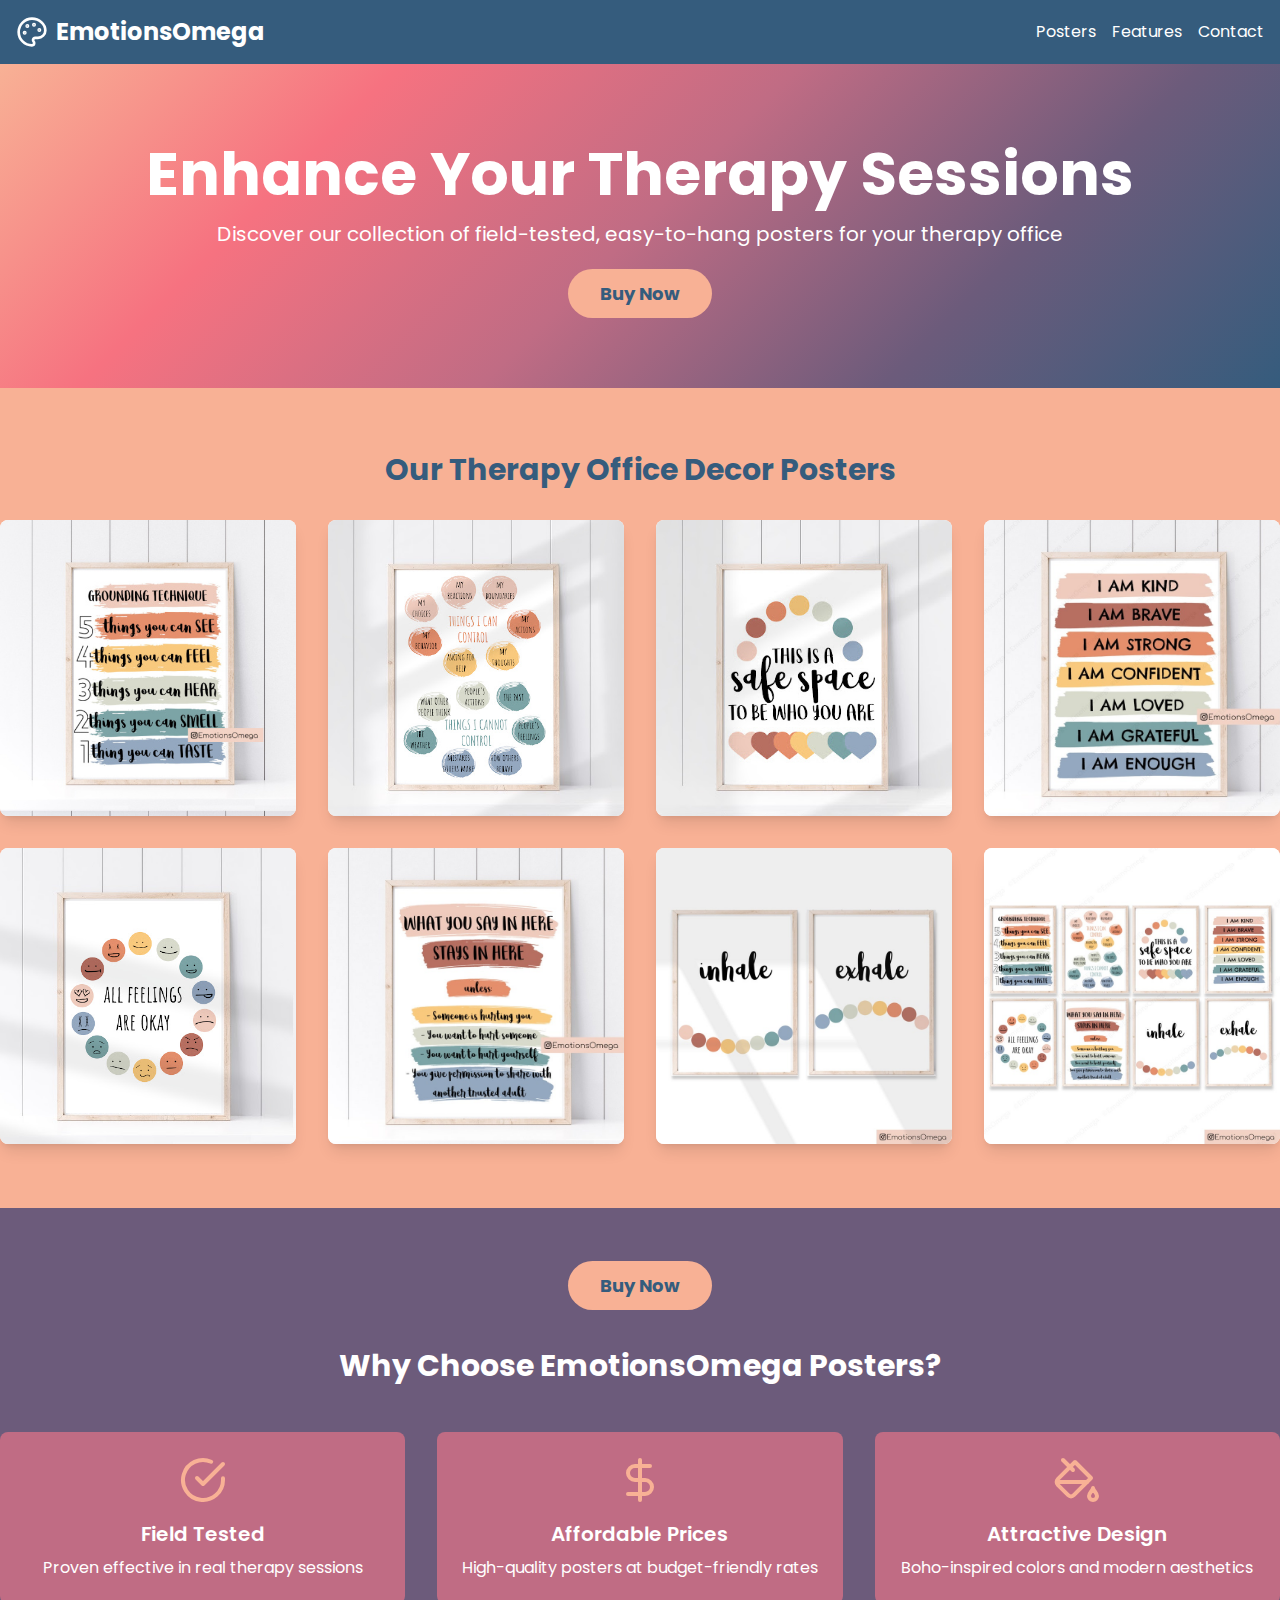
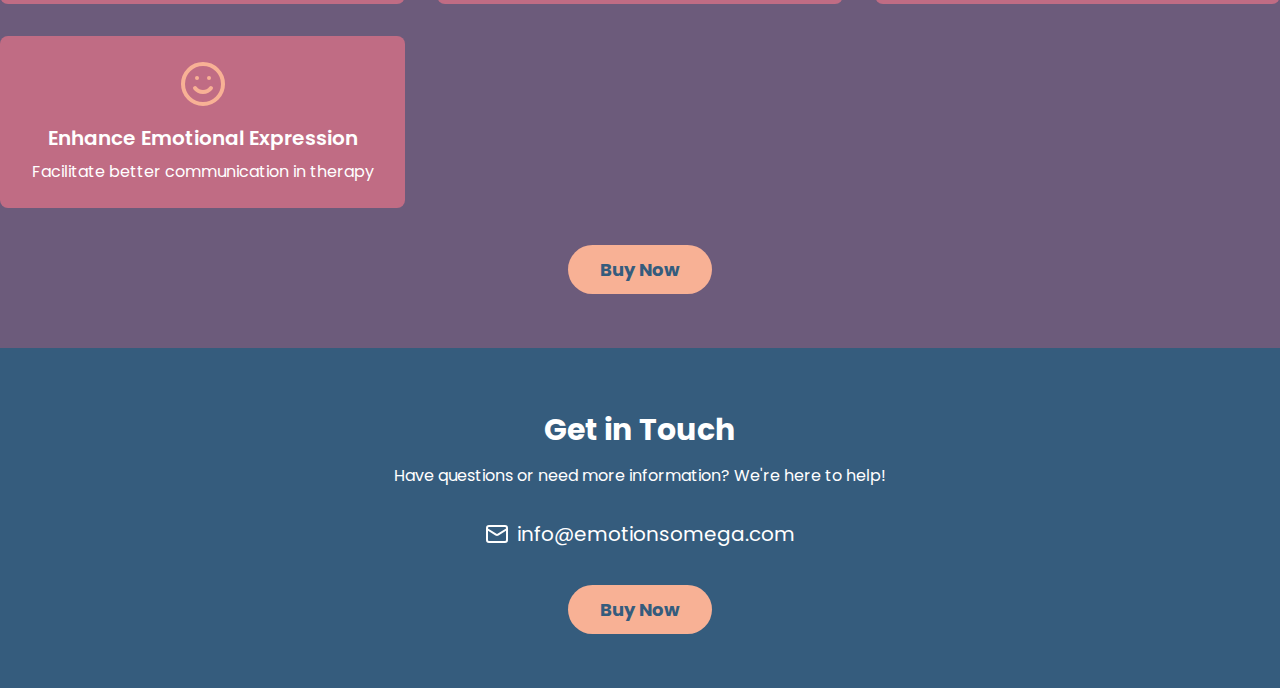
<file: index.html>
<!doctype html>
<html lang="en">
  <head>
    <meta charset="UTF-8" />    
    <link rel="icon" href="/assets/emotionsomegaicon.png" />
    <meta name="viewport" content="width=device-width, initial-scale=1.0" />
    <title>EmotionsOmega - Therapy Office Decor Posters</title>
    <meta name="description" content="Enhance your therapy sessions with EmotionsOmega's field-tested, easy-to-hang posters. Affordable, attractive designs to improve emotional expression." />
    <script type="module" crossorigin src="/assets/index-DgrbMcBT.js"></script>
    <link rel="stylesheet" crossorigin href="/assets/index-nanLfo3Z.css">
  </head>
  <body>
    <div id="root"></div>
  </body>
  <script>
    window['_fs_host'] = 'fullstory.com';
    window['_fs_script'] = 'edge.fullstory.com/s/fs.js';
    window['_fs_org'] = 'o-21V8G3-na1';
    window['_fs_namespace'] = 'FS';
    !function(m,n,e,t,l,o,g,y){var s,f,a=function(h){
    return!(h in m)||(m.console&&m.console.log&&m.console.log('FullStory namespace conflict. Please set window["_fs_namespace"].'),!1)}(e)
    ;function p(b){var h,d=[];function j(){h&&(d.forEach((function(b){var d;try{d=b[h[0]]&&b[h[0]](h[1])}catch(h){return void(b[3]&&b[3](h))}
    d&&d.then?d.then(b[2],b[3]):b[2]&&b[2](d)})),d.length=0)}function r(b){return function(d){h||(h=[b,d],j())}}return b(r(0),r(1)),{
    then:function(b,h){return p((function(r,i){d.push([b,h,r,i]),j()}))}}}a&&(g=m[e]=function(){var b=function(b,d,j,r){function i(i,c){
    h(b,d,j,i,c,r)}r=r||2;var c,u=/Async$/;return u.test(b)?(b=b.replace(u,""),"function"==typeof Promise?new Promise(i):p(i)):h(b,d,j,c,c,r)}
    ;function h(h,d,j,r,i,c){return b._api?b._api(h,d,j,r,i,c):(b.q&&b.q.push([h,d,j,r,i,c]),null)}return b.q=[],b}(),y=function(b){function h(h){
    "function"==typeof h[4]&&h[4](new Error(b))}var d=g.q;if(d){for(var j=0;j<d.length;j++)h(d[j]);d.length=0,d.push=h}},function(){
    (o=n.createElement(t)).async=!0,o.crossOrigin="anonymous",o.src="https://"+l,o.onerror=function(){y("Error loading "+l)}
    ;var b=n.getElementsByTagName(t)[0];b&&b.parentNode?b.parentNode.insertBefore(o,b):n.head.appendChild(o)}(),function(){function b(){}
    function h(b,h,d){g(b,h,d,1)}function d(b,d,j){h("setProperties",{type:b,properties:d},j)}function j(b,h){d("user",b,h)}function r(b,h,d){j({
    uid:b},d),h&&j(h,d)}g.identify=r,g.setUserVars=j,g.identifyAccount=b,g.clearUserCookie=b,g.setVars=d,g.event=function(b,d,j){h("trackEvent",{
    name:b,properties:d},j)},g.anonymize=function(){r(!1)},g.shutdown=function(){h("shutdown")},g.restart=function(){h("restart")},
    g.log=function(b,d){h("log",{level:b,msg:d})},g.consent=function(b){h("setIdentity",{consent:!arguments.length||b})}}(),s="fetch",
    f="XMLHttpRequest",g._w={},g._w[f]=m[f],g._w[s]=m[s],m[s]&&(m[s]=function(){return g._w[s].apply(this,arguments)}),g._v="2.0.0")
    }(window,document,window._fs_namespace,"script",window._fs_script);
    </script>


</html>
</file>
<file: assets/index-nanLfo3Z.css>
@import"https://fonts.googleapis.com/css2?family=Poppins:wght@300;400;600;700&display=swap";*,:before,:after{--tw-border-spacing-x: 0;--tw-border-spacing-y: 0;--tw-translate-x: 0;--tw-translate-y: 0;--tw-rotate: 0;--tw-skew-x: 0;--tw-skew-y: 0;--tw-scale-x: 1;--tw-scale-y: 1;--tw-pan-x: ;--tw-pan-y: ;--tw-pinch-zoom: ;--tw-scroll-snap-strictness: proximity;--tw-gradient-from-position: ;--tw-gradient-via-position: ;--tw-gradient-to-position: ;--tw-ordinal: ;--tw-slashed-zero: ;--tw-numeric-figure: ;--tw-numeric-spacing: ;--tw-numeric-fraction: ;--tw-ring-inset: ;--tw-ring-offset-width: 0px;--tw-ring-offset-color: #fff;--tw-ring-color: rgb(59 130 246 / .5);--tw-ring-offset-shadow: 0 0 #0000;--tw-ring-shadow: 0 0 #0000;--tw-shadow: 0 0 #0000;--tw-shadow-colored: 0 0 #0000;--tw-blur: ;--tw-brightness: ;--tw-contrast: ;--tw-grayscale: ;--tw-hue-rotate: ;--tw-invert: ;--tw-saturate: ;--tw-sepia: ;--tw-drop-shadow: ;--tw-backdrop-blur: ;--tw-backdrop-brightness: ;--tw-backdrop-contrast: ;--tw-backdrop-grayscale: ;--tw-backdrop-hue-rotate: ;--tw-backdrop-invert: ;--tw-backdrop-opacity: ;--tw-backdrop-saturate: ;--tw-backdrop-sepia: ;--tw-contain-size: ;--tw-contain-layout: ;--tw-contain-paint: ;--tw-contain-style: }::backdrop{--tw-border-spacing-x: 0;--tw-border-spacing-y: 0;--tw-translate-x: 0;--tw-translate-y: 0;--tw-rotate: 0;--tw-skew-x: 0;--tw-skew-y: 0;--tw-scale-x: 1;--tw-scale-y: 1;--tw-pan-x: ;--tw-pan-y: ;--tw-pinch-zoom: ;--tw-scroll-snap-strictness: proximity;--tw-gradient-from-position: ;--tw-gradient-via-position: ;--tw-gradient-to-position: ;--tw-ordinal: ;--tw-slashed-zero: ;--tw-numeric-figure: ;--tw-numeric-spacing: ;--tw-numeric-fraction: ;--tw-ring-inset: ;--tw-ring-offset-width: 0px;--tw-ring-offset-color: #fff;--tw-ring-color: rgb(59 130 246 / .5);--tw-ring-offset-shadow: 0 0 #0000;--tw-ring-shadow: 0 0 #0000;--tw-shadow: 0 0 #0000;--tw-shadow-colored: 0 0 #0000;--tw-blur: ;--tw-brightness: ;--tw-contrast: ;--tw-grayscale: ;--tw-hue-rotate: ;--tw-invert: ;--tw-saturate: ;--tw-sepia: ;--tw-drop-shadow: ;--tw-backdrop-blur: ;--tw-backdrop-brightness: ;--tw-backdrop-contrast: ;--tw-backdrop-grayscale: ;--tw-backdrop-hue-rotate: ;--tw-backdrop-invert: ;--tw-backdrop-opacity: ;--tw-backdrop-saturate: ;--tw-backdrop-sepia: ;--tw-contain-size: ;--tw-contain-layout: ;--tw-contain-paint: ;--tw-contain-style: }*,:before,:after{box-sizing:border-box;border-width:0;border-style:solid;border-color:#e5e7eb}:before,:after{--tw-content: ""}html,:host{line-height:1.5;-webkit-text-size-adjust:100%;-moz-tab-size:4;-o-tab-size:4;tab-size:4;font-family:ui-sans-serif,system-ui,sans-serif,"Apple Color Emoji","Segoe UI Emoji",Segoe UI Symbol,"Noto Color Emoji";font-feature-settings:normal;font-variation-settings:normal;-webkit-tap-highlight-color:transparent}body{margin:0;line-height:inherit}hr{height:0;color:inherit;border-top-width:1px}abbr:where([title]){-webkit-text-decoration:underline dotted;text-decoration:underline dotted}h1,h2,h3,h4,h5,h6{font-size:inherit;font-weight:inherit}a{color:inherit;text-decoration:inherit}b,strong{font-weight:bolder}code,kbd,samp,pre{font-family:ui-monospace,SFMono-Regular,Menlo,Monaco,Consolas,Liberation Mono,Courier New,monospace;font-feature-settings:normal;font-variation-settings:normal;font-size:1em}small{font-size:80%}sub,sup{font-size:75%;line-height:0;position:relative;vertical-align:baseline}sub{bottom:-.25em}sup{top:-.5em}table{text-indent:0;border-color:inherit;border-collapse:collapse}button,input,optgroup,select,textarea{font-family:inherit;font-feature-settings:inherit;font-variation-settings:inherit;font-size:100%;font-weight:inherit;line-height:inherit;letter-spacing:inherit;color:inherit;margin:0;padding:0}button,select{text-transform:none}button,input:where([type=button]),input:where([type=reset]),input:where([type=submit]){-webkit-appearance:button;background-color:transparent;background-image:none}:-moz-focusring{outline:auto}:-moz-ui-invalid{box-shadow:none}progress{vertical-align:baseline}::-webkit-inner-spin-button,::-webkit-outer-spin-button{height:auto}[type=search]{-webkit-appearance:textfield;outline-offset:-2px}::-webkit-search-decoration{-webkit-appearance:none}::-webkit-file-upload-button{-webkit-appearance:button;font:inherit}summary{display:list-item}blockquote,dl,dd,h1,h2,h3,h4,h5,h6,hr,figure,p,pre{margin:0}fieldset{margin:0;padding:0}legend{padding:0}ol,ul,menu{list-style:none;margin:0;padding:0}dialog{padding:0}textarea{resize:vertical}input::-moz-placeholder,textarea::-moz-placeholder{opacity:1;color:#9ca3af}input::placeholder,textarea::placeholder{opacity:1;color:#9ca3af}button,[role=button]{cursor:pointer}:disabled{cursor:default}img,svg,video,canvas,audio,iframe,embed,object{display:block;vertical-align:middle}img,video{max-width:100%;height:auto}[hidden]:where(:not([hidden=until-found])){display:none}.container{width:100%}@media (min-width: 640px){.container{max-width:640px}}@media (min-width: 768px){.container{max-width:768px}}@media (min-width: 1024px){.container{max-width:1024px}}@media (min-width: 1280px){.container{max-width:1280px}}@media (min-width: 1536px){.container{max-width:1536px}}.mx-auto{margin-left:auto;margin-right:auto}.mb-12{margin-bottom:3rem}.mb-2{margin-bottom:.5rem}.mb-4{margin-bottom:1rem}.mb-8{margin-bottom:2rem}.mr-2{margin-right:.5rem}.flex{display:flex}.grid{display:grid}.aspect-square{aspect-ratio:1 / 1}.h-12{height:3rem}.h-6{height:1.5rem}.h-8{height:2rem}.h-full{height:100%}.min-h-screen{min-height:100vh}.w-12{width:3rem}.w-6{width:1.5rem}.w-8{width:2rem}.w-full{width:100%}.transform{transform:translate(var(--tw-translate-x),var(--tw-translate-y)) rotate(var(--tw-rotate)) skew(var(--tw-skew-x)) skewY(var(--tw-skew-y)) scaleX(var(--tw-scale-x)) scaleY(var(--tw-scale-y))}.grid-cols-1{grid-template-columns:repeat(1,minmax(0,1fr))}.grid-cols-4{grid-template-columns:repeat(4,minmax(0,1fr))}.flex-col{flex-direction:column}.items-center{align-items:center}.justify-center{justify-content:center}.justify-between{justify-content:space-between}.gap-8{gap:2rem}.space-x-4>:not([hidden])~:not([hidden]){--tw-space-x-reverse: 0;margin-right:calc(1rem * var(--tw-space-x-reverse));margin-left:calc(1rem * calc(1 - var(--tw-space-x-reverse)))}.overflow-hidden{overflow:hidden}.rounded-full{border-radius:9999px}.rounded-lg{border-radius:.5rem}.bg-boho-blue{--tw-bg-opacity: 1;background-color:rgb(53 92 125 / var(--tw-bg-opacity))}.bg-boho-mauve{--tw-bg-opacity: 1;background-color:rgb(192 108 132 / var(--tw-bg-opacity))}.bg-boho-peach{--tw-bg-opacity: 1;background-color:rgb(248 177 149 / var(--tw-bg-opacity))}.bg-boho-purple{--tw-bg-opacity: 1;background-color:rgb(108 91 123 / var(--tw-bg-opacity))}.bg-gray-100{--tw-bg-opacity: 1;background-color:rgb(243 244 246 / var(--tw-bg-opacity))}.bg-white{--tw-bg-opacity: 1;background-color:rgb(255 255 255 / var(--tw-bg-opacity))}.object-cover{-o-object-fit:cover;object-fit:cover}.p-4{padding:1rem}.p-6{padding:1.5rem}.px-8{padding-left:2rem;padding-right:2rem}.py-16{padding-top:4rem;padding-bottom:4rem}.py-20{padding-top:5rem;padding-bottom:5rem}.py-3{padding-top:.75rem;padding-bottom:.75rem}.text-center{text-align:center}.text-2xl{font-size:1.5rem;line-height:2rem}.text-3xl{font-size:1.875rem;line-height:2.25rem}.text-4xl{font-size:2.25rem;line-height:2.5rem}.text-lg{font-size:1.125rem;line-height:1.75rem}.text-xl{font-size:1.25rem;line-height:1.75rem}.font-bold{font-weight:700}.font-semibold{font-weight:600}.text-boho-blue{--tw-text-opacity: 1;color:rgb(53 92 125 / var(--tw-text-opacity))}.text-boho-peach{--tw-text-opacity: 1;color:rgb(248 177 149 / var(--tw-text-opacity))}.text-white{--tw-text-opacity: 1;color:rgb(255 255 255 / var(--tw-text-opacity))}.shadow-lg{--tw-shadow: 0 10px 15px -3px rgb(0 0 0 / .1), 0 4px 6px -4px rgb(0 0 0 / .1);--tw-shadow-colored: 0 10px 15px -3px var(--tw-shadow-color), 0 4px 6px -4px var(--tw-shadow-color);box-shadow:var(--tw-ring-offset-shadow, 0 0 #0000),var(--tw-ring-shadow, 0 0 #0000),var(--tw-shadow)}.transition{transition-property:color,background-color,border-color,text-decoration-color,fill,stroke,opacity,box-shadow,transform,filter,-webkit-backdrop-filter;transition-property:color,background-color,border-color,text-decoration-color,fill,stroke,opacity,box-shadow,transform,filter,backdrop-filter;transition-property:color,background-color,border-color,text-decoration-color,fill,stroke,opacity,box-shadow,transform,filter,backdrop-filter,-webkit-backdrop-filter;transition-timing-function:cubic-bezier(.4,0,.2,1);transition-duration:.15s}.duration-300{transition-duration:.3s}.ease-in-out{transition-timing-function:cubic-bezier(.4,0,.2,1)}body{font-family:Poppins,sans-serif}.boho-gradient{background:linear-gradient(135deg,#f8b195,#f67280,#c06c84,#6c5b7b,#355c7d)}.hover\:scale-105:hover{--tw-scale-x: 1.05;--tw-scale-y: 1.05;transform:translate(var(--tw-translate-x),var(--tw-translate-y)) rotate(var(--tw-rotate)) skew(var(--tw-skew-x)) skewY(var(--tw-skew-y)) scaleX(var(--tw-scale-x)) scaleY(var(--tw-scale-y))}.hover\:bg-boho-pink:hover{--tw-bg-opacity: 1;background-color:rgb(246 114 128 / var(--tw-bg-opacity))}.hover\:text-boho-peach:hover{--tw-text-opacity: 1;color:rgb(248 177 149 / var(--tw-text-opacity))}@media (min-width: 768px){.md\:grid-cols-2{grid-template-columns:repeat(2,minmax(0,1fr))}.md\:grid-cols-4{grid-template-columns:repeat(4,minmax(0,1fr))}.md\:text-6xl{font-size:3.75rem;line-height:1}}@media (min-width: 1024px){.lg\:grid-cols-3{grid-template-columns:repeat(3,minmax(0,1fr))}.lg\:grid-cols-4{grid-template-columns:repeat(4,minmax(0,1fr))}}
</file>
